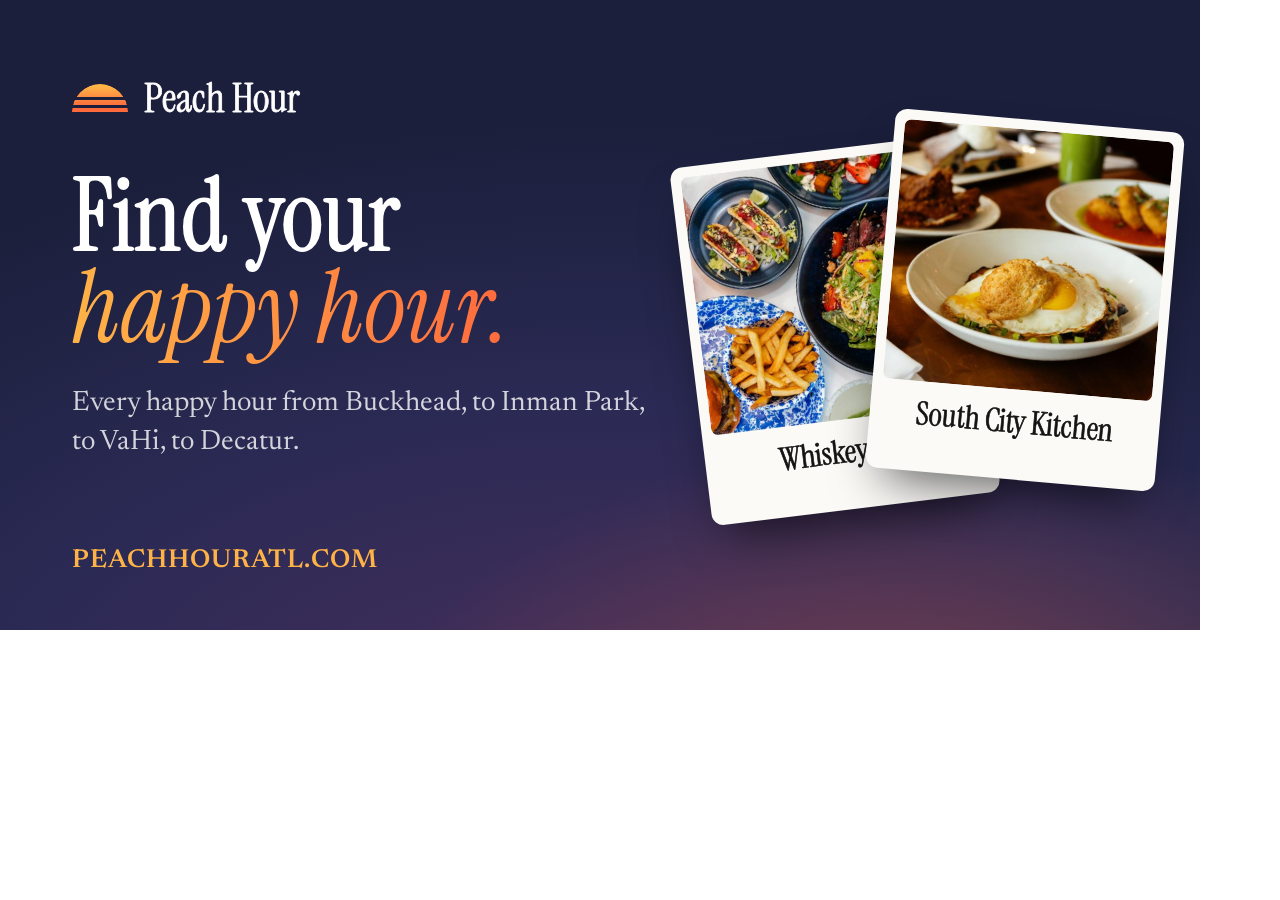
<file: brand/marketing/og.html>
<!doctype html>
<html lang="en">
<head>
<meta charset="utf-8">
<title>Peach Hour · Share image</title>
<link href="https://fonts.googleapis.com/css2?family=Instrument+Serif:ital@0;1&family=Newsreader:opsz,wght@6..72,400;6..72,600&display=swap" rel="stylesheet">
<style>
  /* Link-preview image (og:image), 1200x630. */
  html, body { margin: 0; }
  .og { width: 1200px; height: 630px; position: relative; overflow: hidden; color: #fff; font-family: Newsreader, Georgia, serif;
    background: radial-gradient(900px 520px at 78% 120%, rgba(255, 106, 61, .32), transparent 62%), radial-gradient(1500px 900px at 50% 125%, #4a2f5c 0%, #2b2a55 42%, #1b1f3b 74%); }
  .serif { font-family: "Instrument Serif", Georgia, serif; font-weight: 400; -webkit-text-stroke: .02em currentColor; }
  .grad { background: linear-gradient(90deg, #ffb347, #ff6a3d); -webkit-background-clip: text; background-clip: text; color: transparent; -webkit-text-stroke: 0; font-style: italic; }
  .text { position: absolute; left: 72px; top: 70px; width: 600px; }
  .brand { display: flex; align-items: center; gap: 16px; font-size: 40px; margin: 0; }
  .sun { width: 56px; height: 28px; border-radius: 56px 56px 0 0; background: linear-gradient(#ffb347 10%, #ff6a3d 80%);
    -webkit-mask: linear-gradient(#000 30%, transparent 30%), repeating-linear-gradient(to bottom, #000 0 5px, transparent 5px 8px);
    mask: linear-gradient(#000 30%, transparent 30%), repeating-linear-gradient(to bottom, #000 0 5px, transparent 5px 8px); mask-composite: add; }
  h1 { margin: 44px 0 0; font-size: 100px; line-height: .92; }
  p { margin: 30px 0 0; font-size: 28px; line-height: 1.4; color: rgba(255, 255, 255, .8); }
  .url { position: absolute; left: 72px; bottom: 56px; font-size: 26px; font-weight: 600; color: #ffb347; letter-spacing: .04em; }
  .pg { position: absolute; width: 270px; height: 340px; background: #fbfaf7; border-radius: 12px; padding: 10px; box-shadow: 0 26px 50px -18px rgba(0, 0, 0, .65); }
  .pg img { width: 100%; height: 260px; object-fit: cover; border-radius: 7px; display: block; }
  .pg span { display: block; text-align: center; margin-top: 16px; color: #141414; font-family: "Instrument Serif", serif; font-size: 32px; line-height: 1; -webkit-text-stroke: .02em currentColor; }
  .a { left: 690px; top: 150px; transform: rotate(-7deg); } .b { left: 880px; top: 120px; transform: rotate(5deg); z-index: 2; }
</style>
</head>
<body>
<div class="og">
  <div class="text">
    <p class="brand serif" style="margin:0;color:#fff"><span class="sun"></span>Peach Hour</p>
    <h1 class="serif">Find your<br><span class="grad">happy hour.</span></h1>
    <p>Every happy hour from Buckhead, to Inman Park, to VaHi, to Decatur.</p>
  </div>
  <div class="url">PEACHHOURATL.COM</div>
  <div class="pg a"><img src="/assets/venues/whiskey-bird-2.jpg" alt=""><span>Whiskey Bird</span></div>
  <div class="pg b"><img src="/assets/venues/south-city-midtown-2.jpg" alt=""><span>South City Kitchen</span></div>
</div>
</body>
</html>
</file>
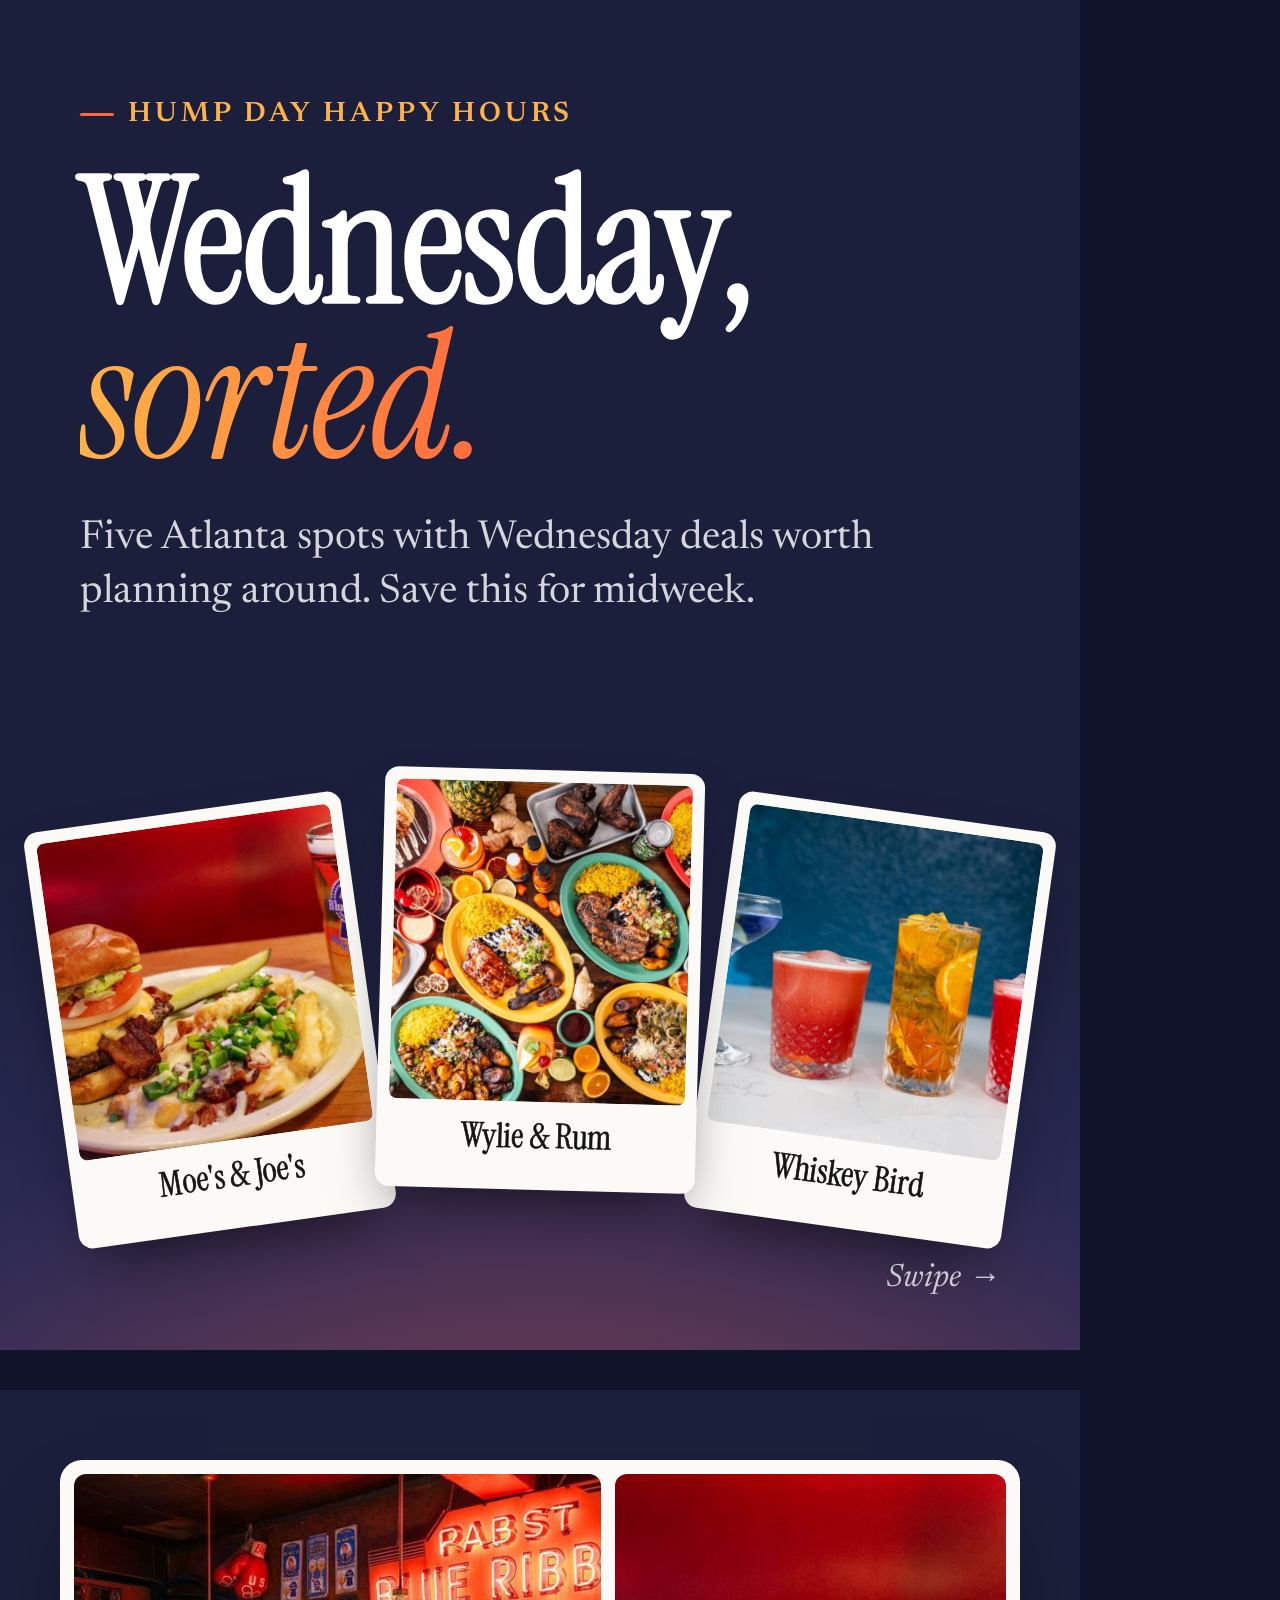
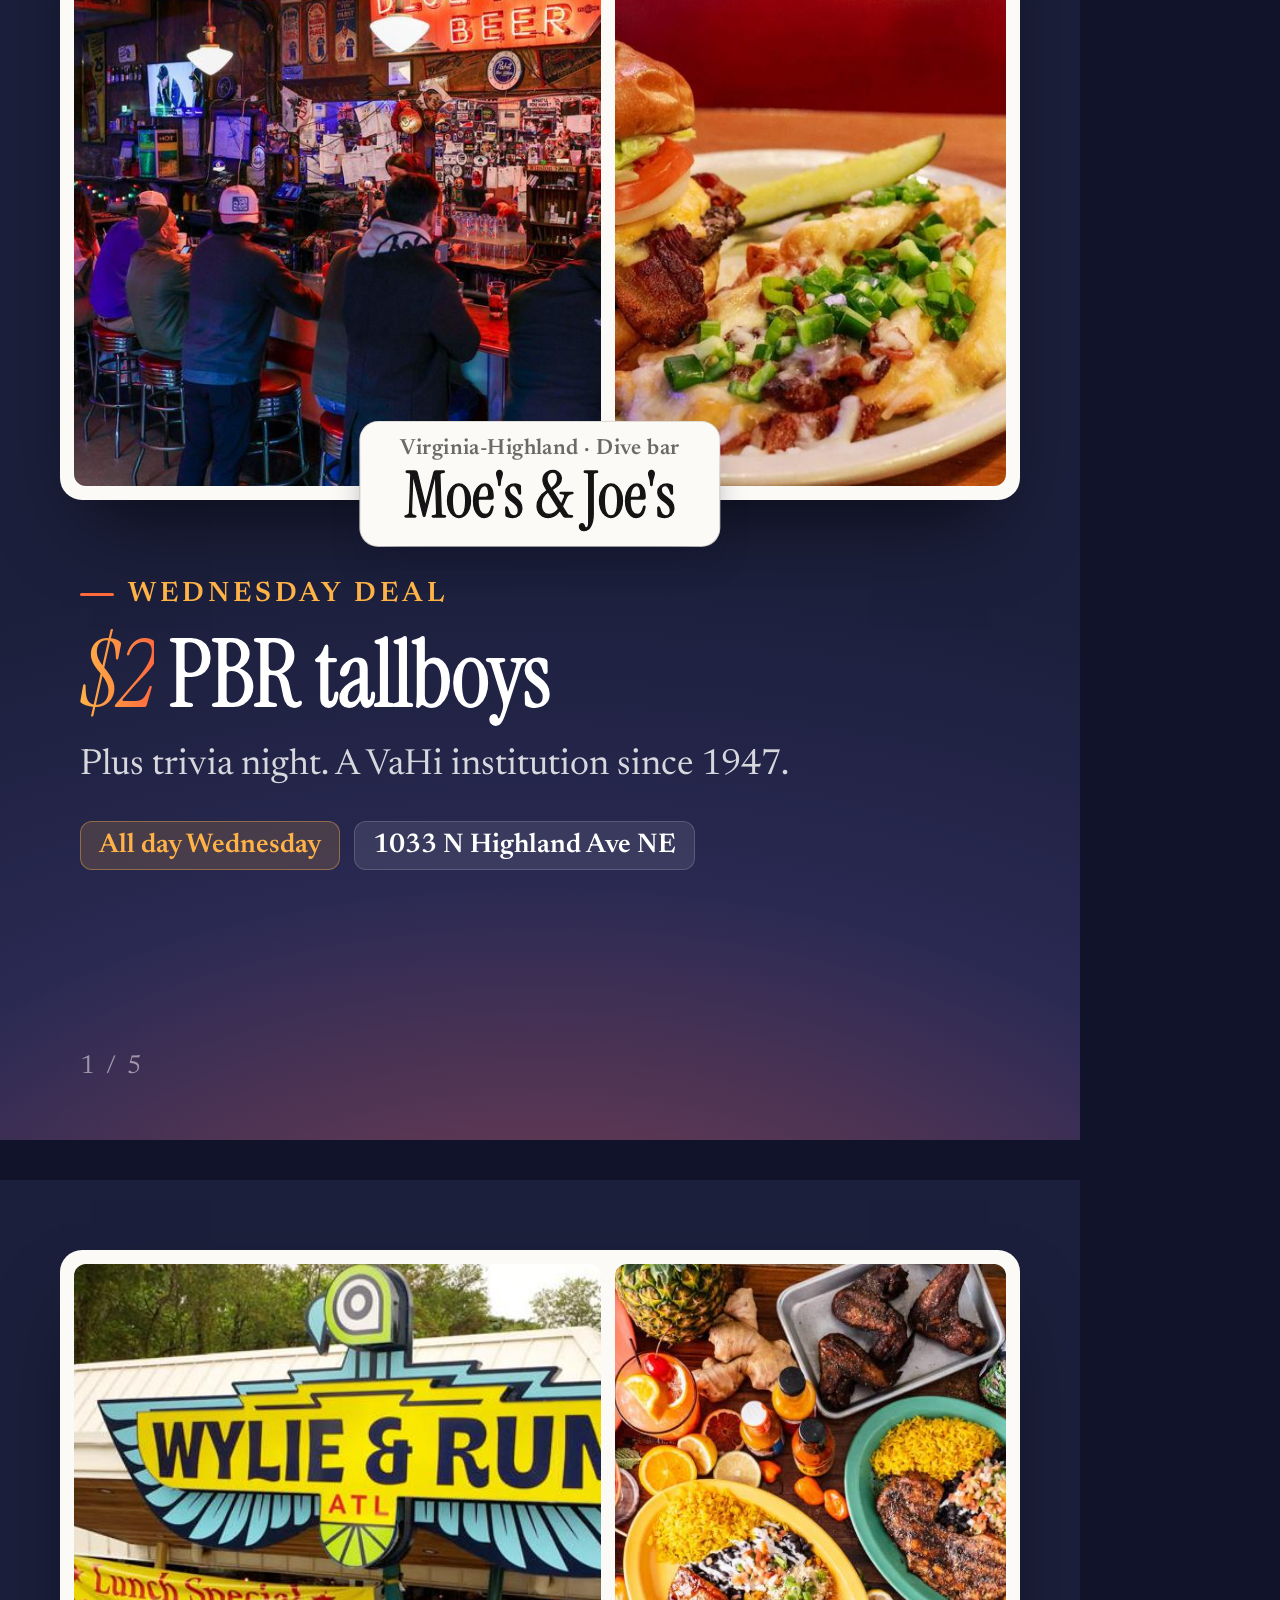
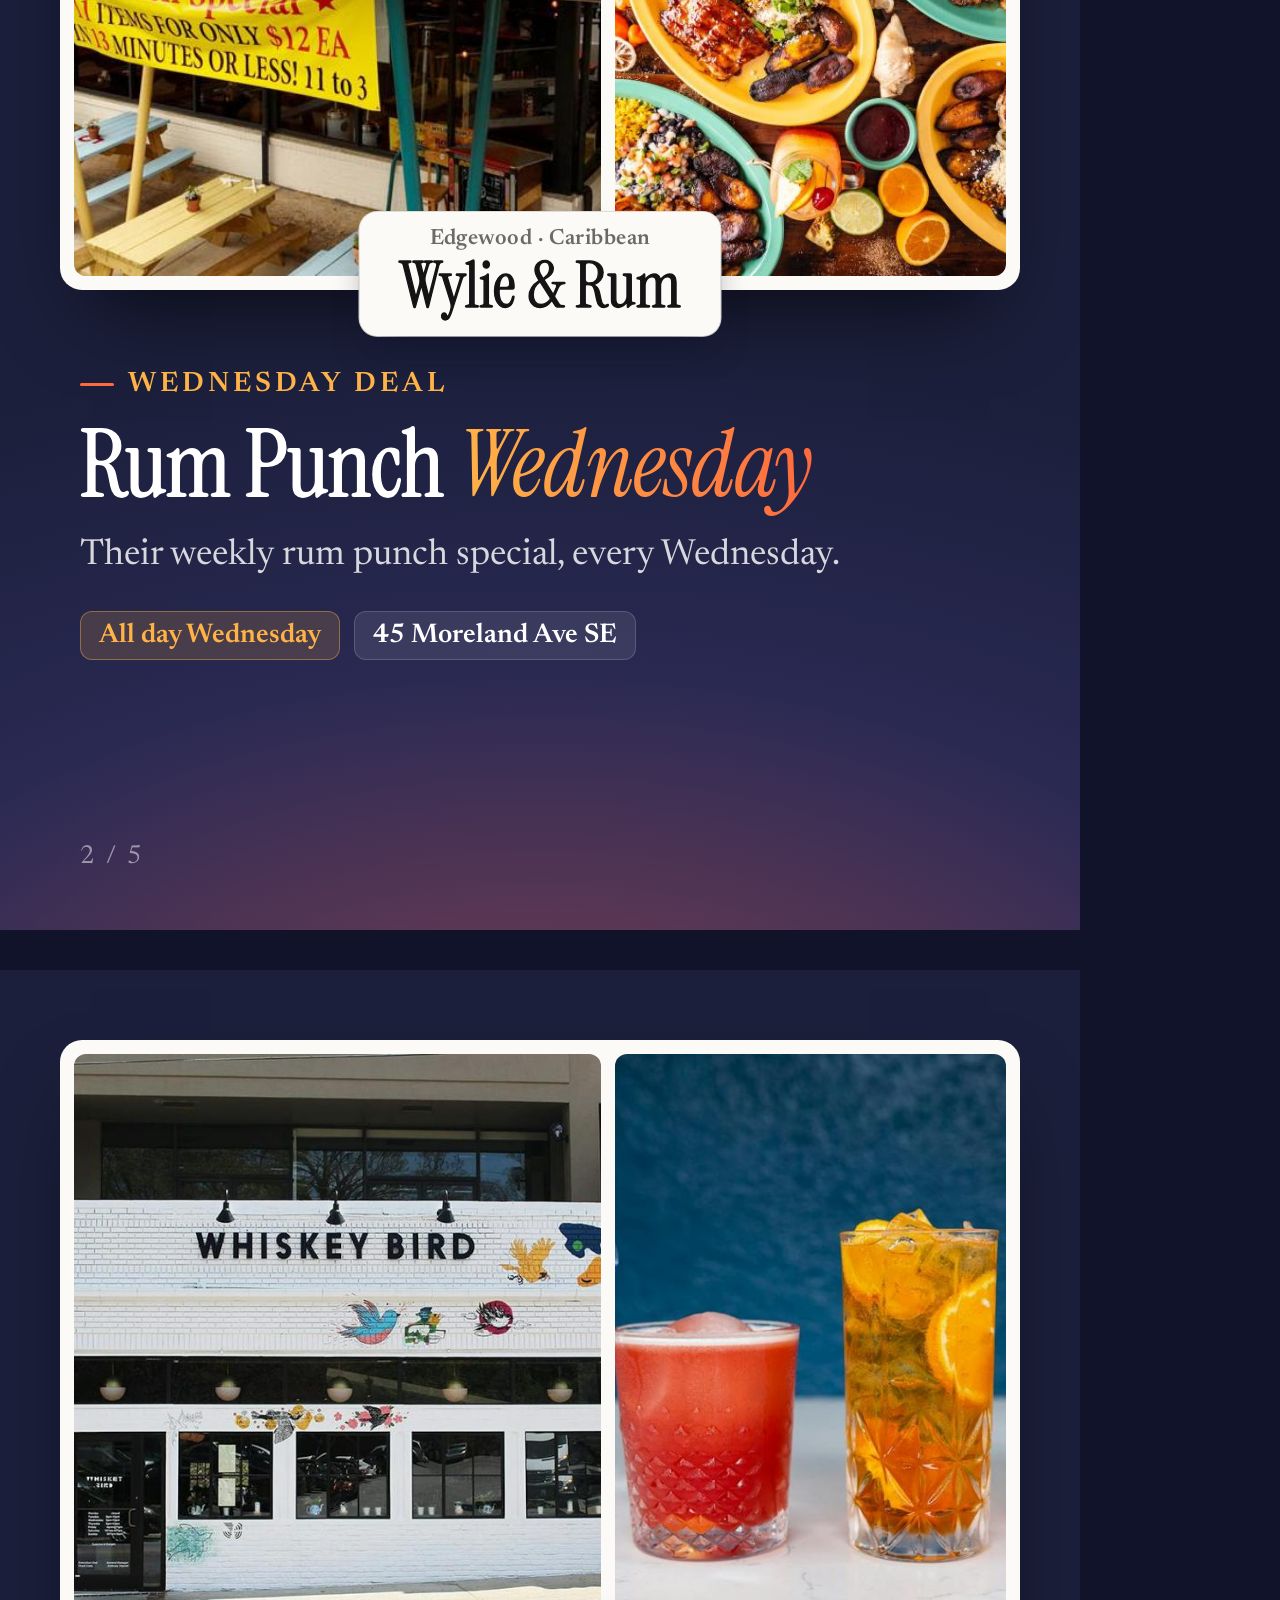
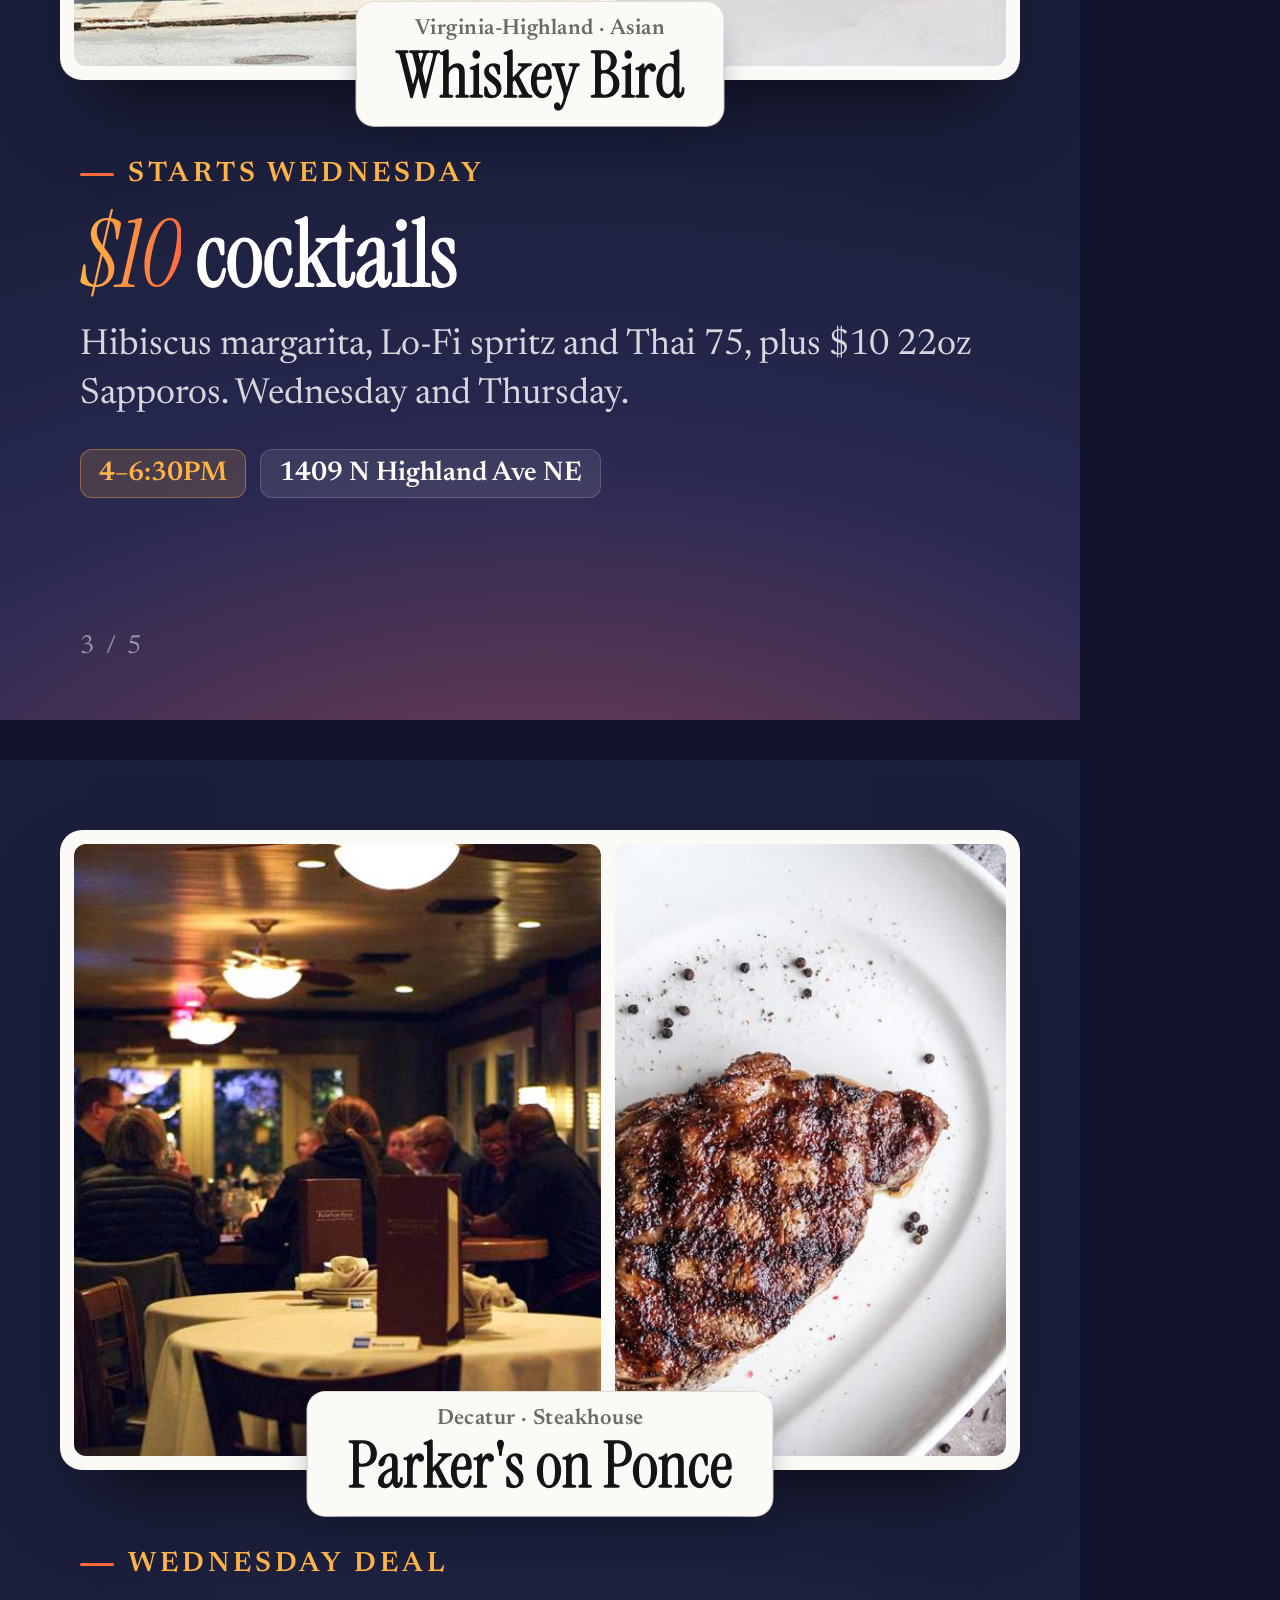
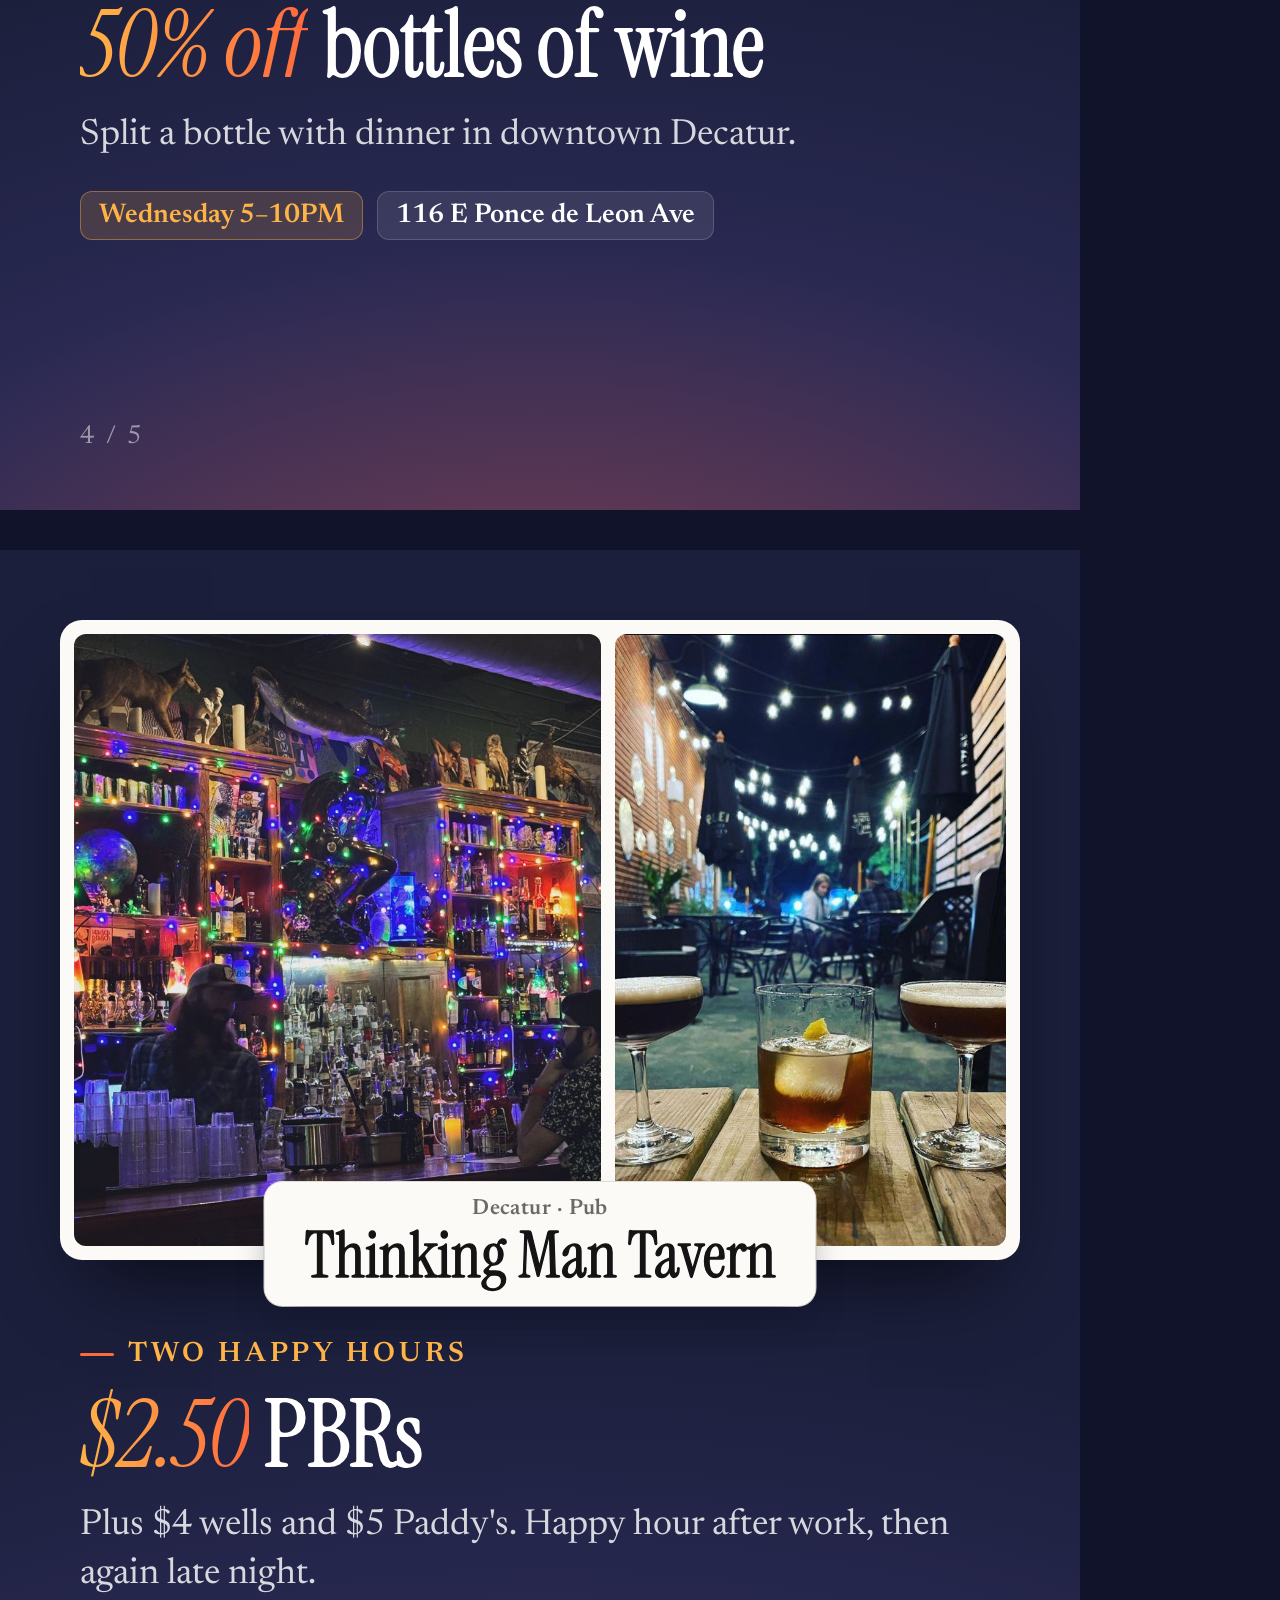
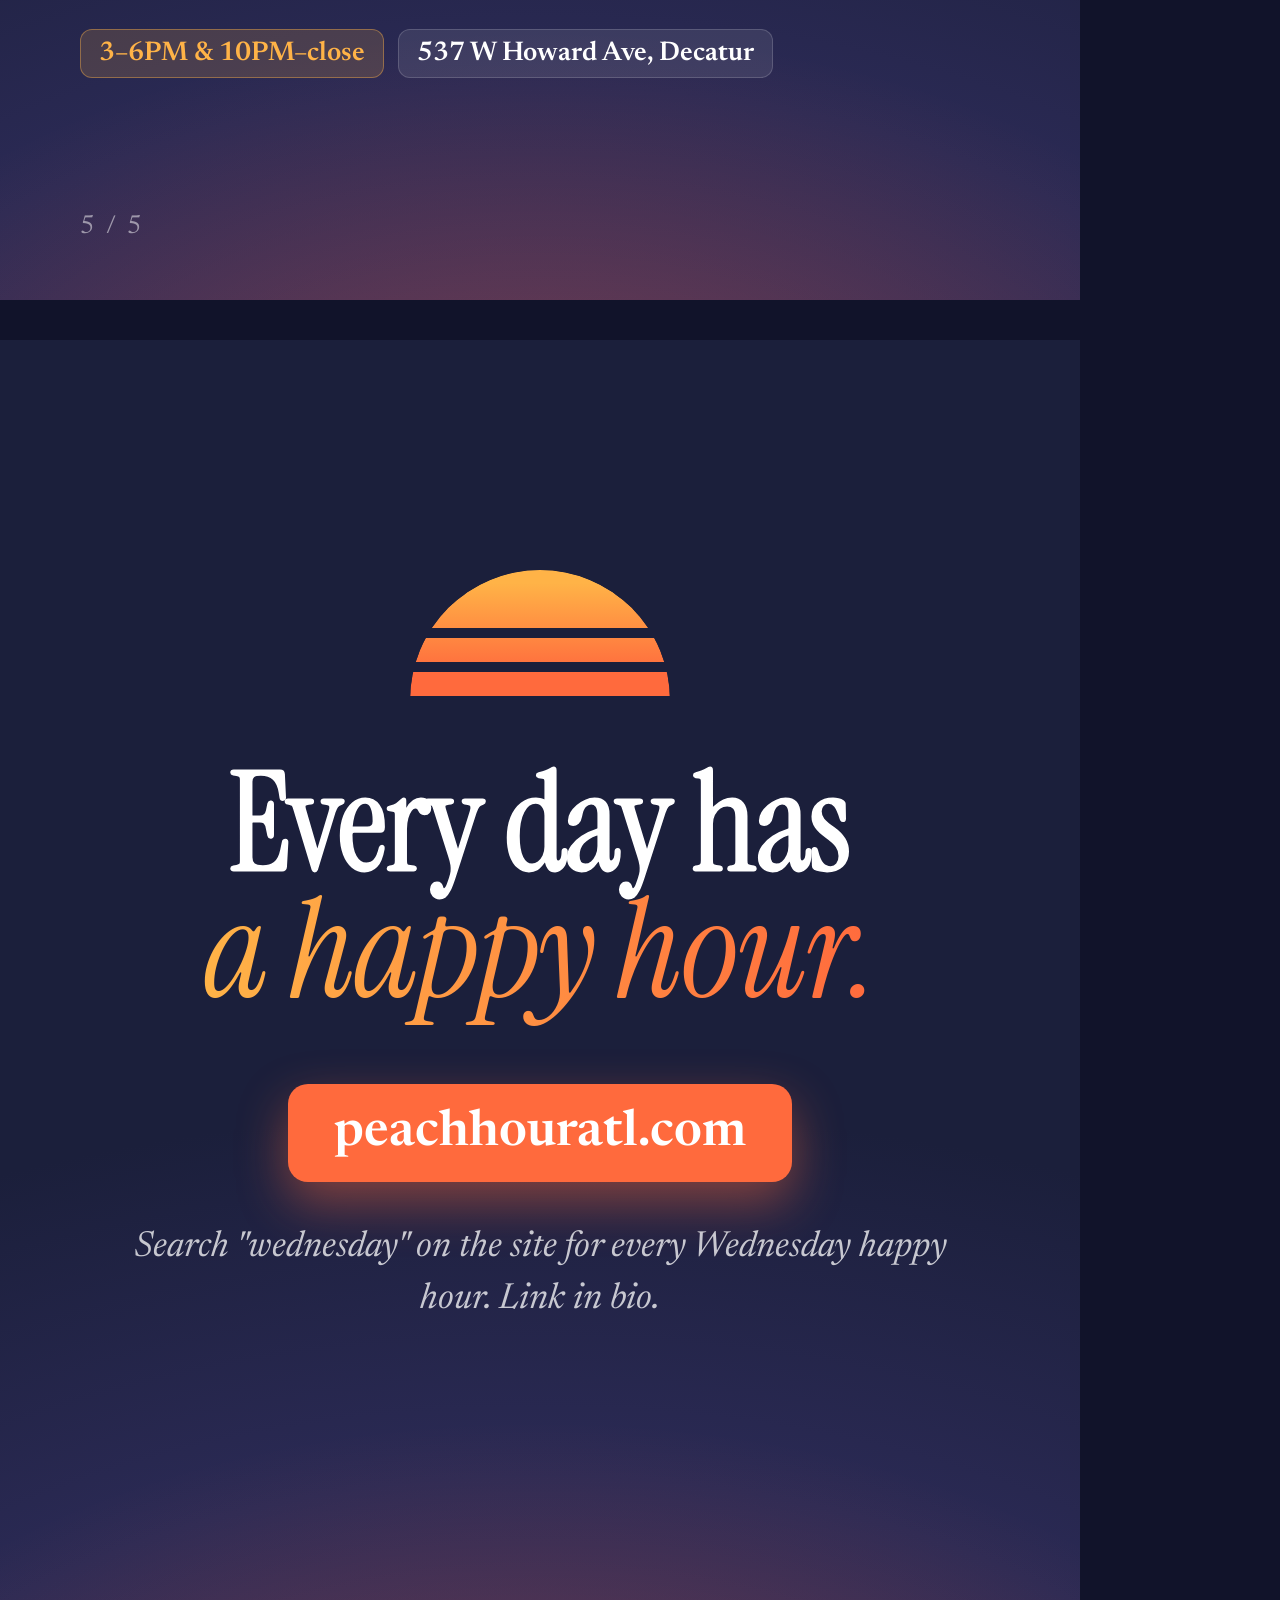
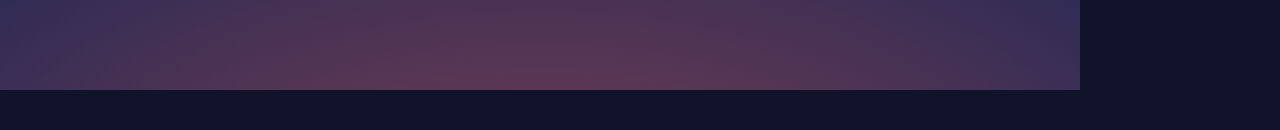
<file: brand/marketing/wednesday.html>
<!doctype html>
<html lang="en">
<head>
<meta charset="utf-8">
<title>Peach Hour · Wednesday highlights</title>
<link rel="preconnect" href="https://fonts.googleapis.com">
<link rel="preconnect" href="https://fonts.gstatic.com" crossorigin>
<link href="https://fonts.googleapis.com/css2?family=Instrument+Serif:ital@0;1&family=Newsreader:opsz,wght@6..72,400;6..72,500;6..72,600;6..72,700&display=swap" rel="stylesheet">
<style>
  /* Instagram carousel, 1080x1350 (4:5): Wednesday happy hour highlights. ?s=N renders one slide. */
  * { box-sizing: border-box; }
  :root { --navy: #1b1f3b; --navy2: #2b2a55; --plum: #4a2f5c; --peach: #ff6a3d; --gold: #ffb347; --paper: #fbfaf7; --cream: #f4f3f0; --ink: #141414; --muted: #6b6a66; --line: #e3e0da; }
  html, body { margin: 0; background: #11132a; }
  body.one { width: 1080px; height: 1350px; overflow: hidden; }
  body:not(.one) .slide { margin: 0 0 40px; }
  .slide { width: 1080px; height: 1350px; position: relative; overflow: hidden; color: #fff; font-family: Newsreader, Georgia, serif;
    background: radial-gradient(1300px 760px at 50% 115%, rgba(255, 106, 61, .30), transparent 62%), radial-gradient(1900px 1150px at 50% 120%, var(--plum) 0%, var(--navy2) 42%, var(--navy) 74%); }
  .serif { font-family: "Instrument Serif", Georgia, serif; font-weight: 400; letter-spacing: -.01em; -webkit-text-stroke: .02em currentColor; }
  .it { font-style: italic; }
  .grad { background: linear-gradient(90deg, var(--gold), var(--peach)); -webkit-background-clip: text; background-clip: text; color: transparent; -webkit-text-stroke: 0; }
  .kicker { display: flex; align-items: center; gap: 14px; font-weight: 600; font-size: 28px; letter-spacing: .14em; text-transform: uppercase; color: var(--gold); margin: 0; }
  .kicker::before { content: ""; width: 34px; height: 3px; border-radius: 3px; background: var(--peach); }
  .page-no { position: absolute; left: 80px; bottom: 60px; font-size: 26px; letter-spacing: .12em; opacity: .5; }
  .swipe { position: absolute; right: 80px; bottom: 56px; font-size: 32px; font-style: italic; opacity: .75; }
  .sun { width: 150px; height: 75px; border-radius: 150px 150px 0 0; background: linear-gradient(#ffb347 10%, #ff6a3d 80%);
    -webkit-mask: linear-gradient(#000 30%, transparent 30%), repeating-linear-gradient(to bottom, #000 0 14px, transparent 14px 20px);
    mask: linear-gradient(#000 30%, transparent 30%), repeating-linear-gradient(to bottom, #000 0 14px, transparent 14px 20px); mask-composite: add; }

  /* 1 · cover */
  .cover .top { position: absolute; left: 80px; right: 80px; top: 100px; }
  .cover h1 { margin: 38px 0 0; font-size: 176px; line-height: .88; }
  .cover .sub { margin: 36px 0 0; font-size: 40px; line-height: 1.35; color: rgba(255, 255, 255, .82); max-width: 880px; }
  .fan { position: absolute; left: 0; right: 0; bottom: 120px; height: 470px; }
  .fan .pg { position: absolute; bottom: 0; width: 320px; height: 420px; background: var(--paper); border-radius: 14px; padding: 12px; box-shadow: 0 30px 60px -20px rgba(0, 0, 0, .6); }
  .fan .pg img { width: 100%; height: 320px; object-fit: cover; border-radius: 8px; display: block; }
  .fan .pg span { display: block; text-align: center; margin-top: 18px; color: var(--ink); font-family: "Instrument Serif", serif; font-size: 34px; white-space: nowrap; line-height: 1; -webkit-text-stroke: .02em currentColor; }
  .fan .a { left: 50px; transform: rotate(-8deg); } .fan .b { left: 380px; bottom: 40px; z-index: 2; transform: rotate(1.5deg); } .fan .c { right: 50px; transform: rotate(8deg); }

  /* 2–6 · one spot per slide */
  .spot .photos { position: absolute; left: 60px; right: 60px; top: 70px; height: 640px; display: grid; grid-template-columns: 1.35fr 1fr; gap: 14px; padding: 14px; background: var(--paper); border-radius: 22px; box-shadow: 0 40px 80px -30px rgba(0, 0, 0, .7); }
  .spot .photos.solo { grid-template-columns: 1fr; }
  .spot .photos img { width: 100%; height: 100%; object-fit: cover; border-radius: 12px; display: block; min-height: 0; }
  .plate { position: absolute; left: 50%; bottom: -46px; transform: translateX(-50%); background: var(--paper); color: var(--ink); border-radius: 18px; padding: 16px 40px 18px; text-align: center; white-space: nowrap;
    box-shadow: 0 18px 36px -14px rgba(17, 19, 42, .6), 0 0 0 1px var(--line); }
  .plate small { display: block; font-size: 22px; color: var(--muted); font-weight: 600; letter-spacing: .02em; }
  .plate b { display: block; font-family: "Instrument Serif", serif; font-weight: 400; font-size: 64px; line-height: 1; -webkit-text-stroke: .02em currentColor; margin-top: 4px; }
  .spot .body { position: absolute; left: 80px; right: 80px; top: 790px; }
  .spot .deal { margin: 22px 0 0; font-size: 92px; line-height: .98; }
  .spot .more { margin: 22px 0 0; font-size: 36px; line-height: 1.35; color: rgba(255, 255, 255, .82); }
  .meta { display: flex; flex-wrap: wrap; gap: 14px; margin-top: 30px; }
  .meta span { display: inline-flex; align-items: center; gap: 10px; font-size: 27px; font-weight: 600; padding: 10px 18px; border-radius: 12px; background: rgba(255, 255, 255, .09); border: 1px solid rgba(255, 255, 255, .16); }
  .meta .time { background: rgba(255, 179, 71, .16); border-color: rgba(255, 179, 71, .4); color: var(--gold); }

  /* 7 · CTA */
  .cta { text-align: center; }
  .cta .inner { position: absolute; left: 80px; right: 80px; top: 230px; }
  .cta .sun { margin: 0 auto 60px; width: 260px; height: 130px; border-radius: 260px 260px 0 0;
    -webkit-mask: linear-gradient(#000 30%, transparent 30%), repeating-linear-gradient(to bottom, #000 0 24px, transparent 24px 34px);
    mask: linear-gradient(#000 30%, transparent 30%), repeating-linear-gradient(to bottom, #000 0 24px, transparent 24px 34px); mask-composite: add; }
  .cta h2 { margin: 0; font-size: 138px; line-height: .92; }
  .url { display: inline-block; margin-top: 70px; font-weight: 600; font-size: 50px; padding: 24px 46px; border-radius: 20px; background: var(--peach); box-shadow: 0 20px 50px rgba(255, 106, 61, .45); }
  .cta .note { margin: 40px auto 0; font-size: 36px; line-height: 1.45; color: rgba(255, 255, 255, .75); max-width: 840px; font-style: italic; }
</style>
</head>
<body>

<section class="slide cover" data-n="1">
  <div class="top">
    <p class="kicker">Hump day happy hours</p>
    <h1 class="serif">Wednesday,<br><span class="it grad">sorted.</span></h1>
    <p class="sub">Five Atlanta spots with Wednesday deals worth planning around. Save this for midweek.</p>
  </div>
  <div class="fan">
    <div class="pg a"><img src="/assets/venues/moes-joes-2.jpg" alt=""><span>Moe's &amp; Joe's</span></div>
    <div class="pg b"><img src="/assets/venues/wylie-rum-3.jpg" alt=""><span>Wylie &amp; Rum</span></div>
    <div class="pg c"><img src="/assets/venues/whiskey-bird-3.jpg" alt=""><span>Whiskey Bird</span></div>
  </div>
  <div class="swipe">Swipe →</div>
</section>

<section class="slide spot" data-n="2">
  <div class="photos"><img src="/assets/venues/moes-joes-1.jpg" alt=""><img src="/assets/venues/moes-joes-2.jpg" alt="">
    <div class="plate"><small>Virginia-Highland · Dive bar</small><b>Moe's &amp; Joe's</b></div></div>
  <div class="body">
    <p class="kicker">Wednesday deal</p>
    <h2 class="serif deal"><span class="it grad">$2</span> PBR tallboys</h2>
    <p class="more">Plus trivia night. A VaHi institution since 1947.</p>
    <div class="meta"><span class="time">All day Wednesday</span><span>1033 N Highland Ave NE</span></div>
  </div>
  <div class="page-no">1 / 5</div>
</section>

<section class="slide spot" data-n="3">
  <div class="photos"><img src="/assets/venues/wylie-rum-1.jpg" alt=""><img src="/assets/venues/wylie-rum-3.jpg" alt="">
    <div class="plate"><small>Edgewood · Caribbean</small><b>Wylie &amp; Rum</b></div></div>
  <div class="body">
    <p class="kicker">Wednesday deal</p>
    <h2 class="serif deal">Rum Punch <span class="it grad">Wednesday</span></h2>
    <p class="more">Their weekly rum punch special, every Wednesday.</p>
    <div class="meta"><span class="time">All day Wednesday</span><span>45 Moreland Ave SE</span></div>
  </div>
  <div class="page-no">2 / 5</div>
</section>

<section class="slide spot" data-n="4">
  <div class="photos"><img src="/assets/venues/whiskey-bird-1.jpg" alt=""><img src="/assets/venues/whiskey-bird-3.jpg" alt="">
    <div class="plate"><small>Virginia-Highland · Asian</small><b>Whiskey Bird</b></div></div>
  <div class="body">
    <p class="kicker">Starts Wednesday</p>
    <h2 class="serif deal"><span class="it grad">$10</span> cocktails</h2>
    <p class="more">Hibiscus margarita, Lo-Fi spritz and Thai 75, plus $10 22oz Sapporos. Wednesday and Thursday.</p>
    <div class="meta"><span class="time">4–6:30PM</span><span>1409 N Highland Ave NE</span></div>
  </div>
  <div class="page-no">3 / 5</div>
</section>

<section class="slide spot" data-n="5">
  <div class="photos"><img src="/assets/venues/parkers-on-ponce-2.jpg" alt=""><img src="/assets/venues/parkers-on-ponce-3.jpg" alt="">
    <div class="plate"><small>Decatur · Steakhouse</small><b>Parker's on Ponce</b></div></div>
  <div class="body">
    <p class="kicker">Wednesday deal</p>
    <h2 class="serif deal"><span class="it grad">50% off</span> bottles of wine</h2>
    <p class="more">Split a bottle with dinner in downtown Decatur.</p>
    <div class="meta"><span class="time">Wednesday 5–10PM</span><span>116 E Ponce de Leon Ave</span></div>
  </div>
  <div class="page-no">4 / 5</div>
</section>

<section class="slide spot" data-n="6">
  <div class="photos"><img src="/assets/venues/thinking-man-1.jpg" alt=""><img src="/assets/venues/thinking-man-3.jpg" alt="">
    <div class="plate"><small>Decatur · Pub</small><b>Thinking Man Tavern</b></div></div>
  <div class="body">
    <p class="kicker">Two happy hours</p>
    <h2 class="serif deal"><span class="it grad">$2.50</span> PBRs</h2>
    <p class="more">Plus $4 wells and $5 Paddy's. Happy hour after work, then again late night.</p>
    <div class="meta"><span class="time">3–6PM &amp; 10PM–close</span><span>537 W Howard Ave, Decatur</span></div>
  </div>
  <div class="page-no">5 / 5</div>
</section>

<section class="slide cta" data-n="7">
  <div class="inner">
    <div class="sun"></div>
    <h2 class="serif">Every day has<br><span class="it grad">a happy hour.</span></h2>
    <span class="url">peachhouratl.com</span>
    <p class="note">Search "wednesday" on the site for every Wednesday happy hour. Link in bio.</p>
  </div>
</section>

<script>
  const n = new URLSearchParams(location.search).get("s");
  if (n) { document.body.classList.add("one"); document.querySelectorAll(".slide").forEach(s => { if (s.dataset.n !== n) s.remove(); }); }
</script>
</body>
</html>
</file>
